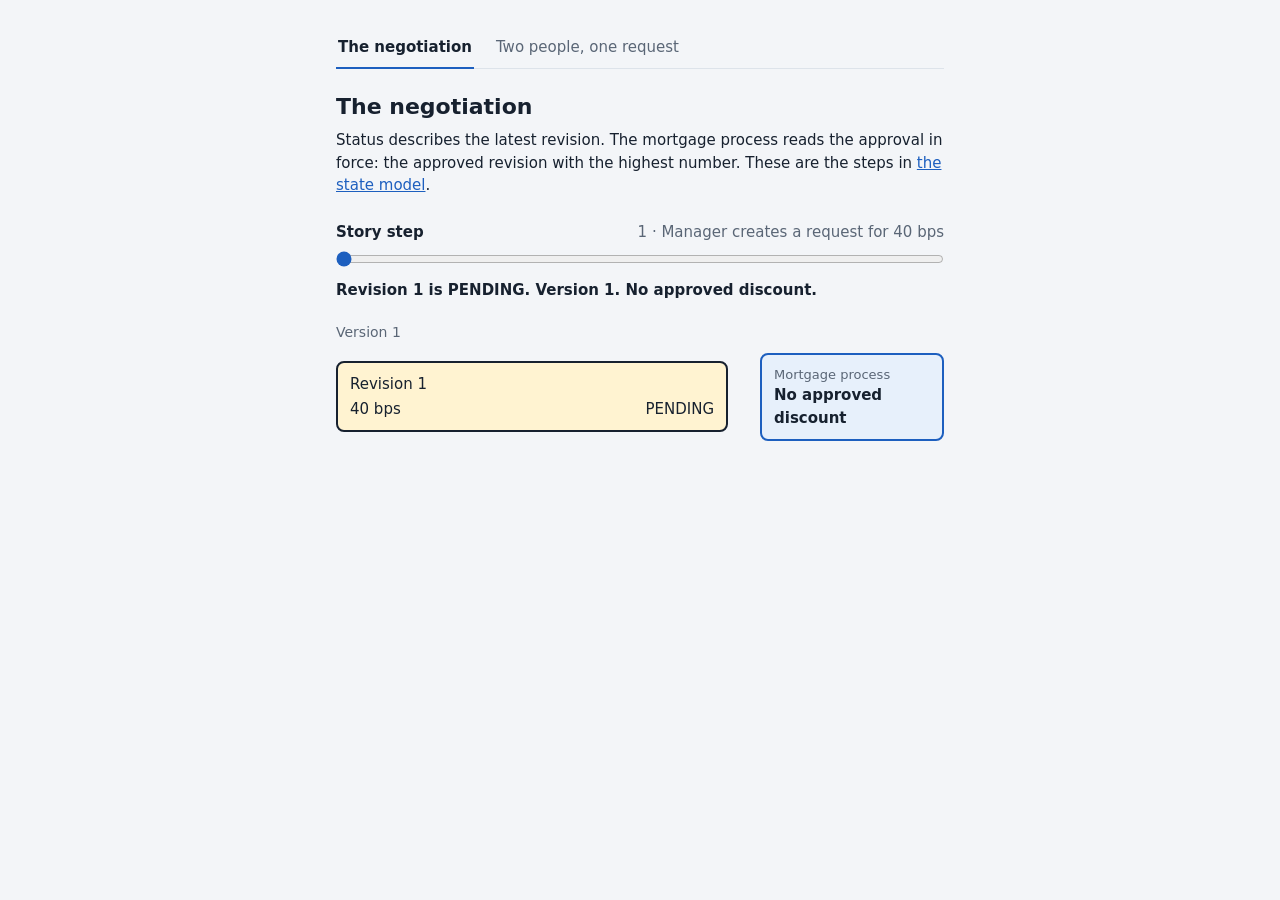
<file: docs/story.html>
<!doctype html>
<html lang="en">
<head>
  <meta charset="utf-8">
  <meta name="viewport" content="width=device-width, initial-scale=1">
  <title>The worked example</title>
  <style>
    :root {
      --bg: #f3f5f8;
      --surface: #ffffff;
      --text: #17212f;
      --muted: #5a6676;
      --border: #dde3ea;
      --pending-bg: #fff3d1;
      --declined-bg: #fde7e7;
      --approved-bg: #e1f4e6;
      --accent: #1d5fbf;
      --readout-bg: #e7f0fb;
    }

    * { box-sizing: border-box; }

    body {
      margin: 0;
      background: var(--bg);
      color: var(--text);
      font: 15px/1.5 system-ui, -apple-system, "Segoe UI", Roboto, sans-serif;
    }

    main {
      max-width: 40rem;
      margin: 0 auto;
      padding: 28px 16px 48px;
    }

    h1 {
      margin: 0 0 8px;
      font-size: 22px;
      font-weight: 600;
      line-height: 1.3;
    }

    a { color: var(--accent); }

    p { margin: 0; }

    .intro { margin-top: 8px; }

    .control { margin: 24px 0 12px; }

    .control-head {
      display: flex;
      flex-wrap: wrap;
      justify-content: space-between;
      gap: 4px 16px;
      align-items: baseline;
      margin-bottom: 8px;
    }

    label { font-weight: 600; }

    output { color: var(--muted); }

    input[type="range"] {
      display: block;
      width: 100%;
      margin: 0;
      accent-color: var(--accent);
    }

    :focus-visible {
      outline: 2px solid var(--accent);
      outline-offset: 2px;
    }

    .summary { margin: 12px 0 20px; font-weight: 600; }

    .board {
      display: grid;
      grid-template-columns: minmax(0, 1fr) 11.5rem;
      column-gap: 32px;
      row-gap: 10px;
      align-items: center;
    }

    .version {
      grid-column: 1 / -1;
      color: var(--muted);
      font-size: 14px;
    }

    .revision {
      grid-column: 1;
      border: 1px solid var(--border);
      border-radius: 8px;
      background: var(--surface);
      padding: 10px 12px;
    }

    .revision.is-pending { background: var(--pending-bg); }
    .revision.is-declined { background: var(--declined-bg); }
    .revision.is-approved { background: var(--approved-bg); }

    .revision.is-latest {
      border-color: var(--text);
      border-width: 2px;
    }

    .revision.is-in-force {
      border-color: var(--accent);
      border-width: 2px;
    }

    .line {
      display: flex;
      justify-content: space-between;
      gap: 12px;
    }

    .line + .line { margin-top: 2px; }

    .tag { color: var(--muted); font-size: 13px; }

    .readout {
      grid-column: 2;
      grid-row: var(--row);
      position: relative;
      border: 2px solid var(--accent);
      border-radius: 8px;
      background: var(--readout-bg);
      padding: 10px 12px;
    }

    .readout-label {
      color: var(--muted);
      font-size: 13px;
    }

    .readout-value { font-weight: 600; }

    .readout.is-linked::before {
      content: "";
      position: absolute;
      right: 100%;
      top: 50%;
      width: 22px;
      margin-top: -1px;
      border-top: 2px solid var(--accent);
    }

    .readout.is-linked::after {
      content: "";
      position: absolute;
      left: -7px;
      top: 50%;
      transform: translateY(-50%);
      border-width: 5px 0 5px 7px;
      border-style: solid;
      border-color: transparent transparent transparent var(--accent);
    }

    .tabs {
      display: flex;
      flex-wrap: wrap;
      gap: 4px 20px;
      margin-bottom: 24px;
      border-bottom: 1px solid var(--border);
    }

    .tabs button {
      margin: 0 0 -1px;
      border: 0;
      border-bottom: 2px solid transparent;
      background: none;
      padding: 8px 2px;
      color: var(--muted);
      font: inherit;
      cursor: pointer;
    }

    .tabs button[aria-selected="true"] {
      border-bottom-color: var(--accent);
      color: var(--text);
      font-weight: 600;
    }

    .screens {
      display: grid;
      grid-template-columns: repeat(3, minmax(0, 1fr));
      gap: 12px;
      align-items: start;
    }

    .screen-label {
      margin-bottom: 6px;
      color: var(--muted);
      font-size: 13px;
    }

    .screen {
      border: 2px solid var(--border);
      border-radius: 8px;
      background: var(--surface);
      padding: 10px 12px;
    }

    .screen.is-pending { background: var(--pending-bg); }
    .screen.is-approved { background: var(--approved-bg); }

    .screen.is-stale {
      border-style: dashed;
      border-color: var(--muted);
    }

    .fresh {
      color: var(--muted);
      font-size: 13px;
    }

    .screen.is-stale .fresh {
      color: var(--text);
      font-weight: 600;
    }

    .message {
      margin-top: 8px;
      border-top: 1px solid var(--muted);
      padding-top: 8px;
      font-size: 14px;
    }

    @media (max-width: 640px) {
      .screens { grid-template-columns: 1fr; }
      .board { grid-template-columns: 1fr; }
      .readout { grid-column: 1; grid-row: auto; }
      .readout.is-linked::before,
      .readout.is-linked::after { content: none; }
    }
  </style>
</head>
<body>
  <main>
    <div class="tabs" role="tablist" aria-label="Stories">
      <button type="button" role="tab" id="tab-negotiation" aria-controls="panel-negotiation" aria-selected="true">The negotiation</button>
      <button type="button" role="tab" id="tab-screens" aria-controls="panel-screens" aria-selected="false" tabindex="-1">Two people, one request</button>
    </div>
    <section id="panel-negotiation" role="tabpanel" aria-labelledby="tab-negotiation">
    <h1>The negotiation</h1>
    <p class="intro">Status describes the latest revision. The mortgage process reads the approval in force: the approved revision with the highest number. These are the steps in <a href="state-model.md">the state model</a>.</p>
    <div class="control">
      <div class="control-head">
        <label for="step">Story step</label>
        <output id="step-out" for="step">1 · Manager creates a request for 40 bps</output>
      </div>
      <input id="step" type="range" min="1" max="9" step="1" value="1">
    </div>
    <p id="summary" class="summary" aria-live="polite">Revision 1 is PENDING. Version 1. No approved discount.</p>
    <div id="board" class="board" role="group" aria-label="Revisions and the discount the mortgage process reads"></div>
    </section>
    <section id="panel-screens" role="tabpanel" aria-labelledby="tab-screens" hidden>
    <h1>Two people, one request</h1>
    <p class="intro">A screen is out of date when its version is lower than the service's, and a decision sent from it is refused.</p>
    <div class="control">
      <div class="control-head">
        <label for="screen-step">Moment</label>
        <output id="screen-step-out" for="screen-step">1 · Reviewer opens the request</output>
      </div>
      <input id="screen-step" type="range" min="1" max="5" step="1" value="1">
    </div>
    <p id="screen-summary" class="summary" aria-live="polite">Both screens show what the service holds: revision 2, 20 bps, version 3.</p>
    <div id="screens" class="screens" role="group" aria-label="The manager's screen, the service and the reviewer's screen"></div>
    </section>
  </main>
  <script>
    const STEPS = [
      {
        action: "Manager creates a request for 40 bps",
        summary: "Revision 1 is PENDING. Version 1. No approved discount.",
        version: 1,
        revisions: [{ number: 1, bps: 40, outcome: "PENDING" }],
        inForce: null,
      },
      {
        action: "Reviewer declines",
        summary: "Revision 1 is DECLINED. Version 2. No approved discount.",
        version: 2,
        revisions: [{ number: 1, bps: 40, outcome: "DECLINED" }],
        inForce: null,
      },
      {
        action: "Manager revises to 20 bps",
        summary: "Revision 2 is PENDING. Version 3. No approved discount.",
        version: 3,
        revisions: [
          { number: 1, bps: 40, outcome: "DECLINED" },
          { number: 2, bps: 20, outcome: "PENDING" },
        ],
        inForce: null,
      },
      {
        action: "Manager revises to 25 bps",
        summary:
          "Revision 3 is PENDING. Version 4. Revision 2 has no decision. No approved discount. Approving the 20 bps with version 3 is refused with STALE_VERSION.",
        version: 4,
        revisions: [
          { number: 1, bps: 40, outcome: "DECLINED" },
          { number: 2, bps: 20, outcome: null },
          { number: 3, bps: 25, outcome: "PENDING" },
        ],
        inForce: null,
      },
      {
        action: "Reviewer approves",
        summary: "Revision 3 is APPROVED. Version 5. The mortgage process reads 25 bps from revision 3.",
        version: 5,
        revisions: [
          { number: 1, bps: 40, outcome: "DECLINED" },
          { number: 2, bps: 20, outcome: null },
          { number: 3, bps: 25, outcome: "APPROVED" },
        ],
        inForce: { revision: 3, bps: 25 },
      },
      {
        action: "Manager revises to 35 bps",
        summary:
          "Revision 4 is PENDING. Version 6. The mortgage process still reads 25 bps from revision 3.",
        version: 6,
        revisions: [
          { number: 1, bps: 40, outcome: "DECLINED" },
          { number: 2, bps: 20, outcome: null },
          { number: 3, bps: 25, outcome: "APPROVED" },
          { number: 4, bps: 35, outcome: "PENDING" },
        ],
        inForce: { revision: 3, bps: 25 },
      },
      {
        action: "Reviewer declines",
        summary:
          "Revision 4 is DECLINED. Version 7. The mortgage process still reads 25 bps from revision 3.",
        version: 7,
        revisions: [
          { number: 1, bps: 40, outcome: "DECLINED" },
          { number: 2, bps: 20, outcome: null },
          { number: 3, bps: 25, outcome: "APPROVED" },
          { number: 4, bps: 35, outcome: "DECLINED" },
        ],
        inForce: { revision: 3, bps: 25 },
      },
      {
        action: "Manager revises to 30 bps",
        summary:
          "Revision 5 is PENDING. Version 8. The mortgage process still reads 25 bps from revision 3.",
        version: 8,
        revisions: [
          { number: 1, bps: 40, outcome: "DECLINED" },
          { number: 2, bps: 20, outcome: null },
          { number: 3, bps: 25, outcome: "APPROVED" },
          { number: 4, bps: 35, outcome: "DECLINED" },
          { number: 5, bps: 30, outcome: "PENDING" },
        ],
        inForce: { revision: 3, bps: 25 },
      },
      {
        action: "Reviewer approves",
        summary: "Revision 5 is APPROVED. Version 9. The mortgage process reads 30 bps from revision 5.",
        version: 9,
        revisions: [
          { number: 1, bps: 40, outcome: "DECLINED" },
          { number: 2, bps: 20, outcome: null },
          { number: 3, bps: 25, outcome: "APPROVED" },
          { number: 4, bps: 35, outcome: "DECLINED" },
          { number: 5, bps: 30, outcome: "APPROVED" },
        ],
        inForce: { revision: 5, bps: 30 },
      },
    ];

    // What each screen last read, next to what the service holds.
    const OLD = { revision: 2, bps: 20, status: "PENDING", version: 3 };
    const REVISED = { revision: 3, bps: 25, status: "PENDING", version: 4 };
    const APPROVED = { revision: 3, bps: 25, status: "APPROVED", version: 5 };
    const SCREEN_STEPS = [
      {
        action: "Reviewer opens the request",
        summary: "Both screens show what the service holds: revision 2, 20 bps, version 3.",
        manager: OLD,
        service: OLD,
        reviewer: OLD,
      },
      {
        action: "Manager revises to 25 bps",
        summary:
          "The service is at version 4. The reviewer's screen still shows 20 bps at version 3.",
        manager: REVISED,
        service: REVISED,
        reviewer: OLD,
      },
      {
        action: "Reviewer tries to approve the 20 bps",
        summary:
          "The decision carries version 3. The service is at version 4, refuses it with STALE_VERSION and changes nothing.",
        manager: REVISED,
        service: REVISED,
        reviewer: OLD,
        // The UI's own text for a stale version, from app/static/views.js.
        message: "This request changed while you were looking at it. Reload and review it again.",
        refusal: "Refused with 409 STALE_VERSION. Nothing changed.",
      },
      {
        action: "Reviewer reloads",
        summary: "The reviewer now sees revision 3, 25 bps, version 4.",
        manager: REVISED,
        service: REVISED,
        reviewer: REVISED,
      },
      {
        action: "Reviewer approves the 25 bps",
        summary:
          "The decision carries version 4 and is accepted. The manager's screen is now out of date.",
        manager: REVISED,
        service: APPROVED,
        reviewer: APPROVED,
      },
    ];

    const board = document.getElementById("board");
    const screens = document.getElementById("screens");

    function el(tag, attrs, ...children) {
      const node = document.createElement(tag);
      for (const [name, value] of Object.entries(attrs)) node.setAttribute(name, value);
      node.append(...children);
      return node;
    }

    function text(tag, className, value) {
      const node = el(tag, className ? { class: className } : {});
      node.textContent = value;
      return node;
    }

    function line(left, right, rightClass) {
      const row = el("p", { class: "line" });
      row.append(text("span", "", left));
      if (right) row.append(text("span", rightClass || "", right));
      return row;
    }

    function drawBoard(story) {
      board.replaceChildren(text("p", "version", `Version ${story.version}`));

      const newestFirst = story.revisions.slice().reverse();
      let forceRow = 2;
      newestFirst.forEach((revision, index) => {
        const inForce = story.inForce && revision.number === story.inForce.revision;
        const classes = ["revision"];
        if (revision.outcome) classes.push(`is-${revision.outcome.toLowerCase()}`);
        if (index === 0) classes.push("is-latest");
        if (inForce) {
          classes.push("is-in-force");
          forceRow = index + 2;
        }
        const card = el("article", { class: classes.join(" ") });
        const right = index === 0 && newestFirst.length > 1 ? "Latest" : "";
        card.append(line(`Revision ${revision.number}`, right, "tag"));
        card.append(line(`${revision.bps} bps`, revision.outcome || "No decision"));
        board.append(card);
      });

      const readout = el("aside", {
        class: story.inForce ? "readout is-linked" : "readout",
        style: `--row: ${forceRow}`,
      });
      readout.append(text("p", "readout-label", "Mortgage process"));
      if (story.inForce) {
        readout.append(text("p", "readout-value", `${story.inForce.bps} bps`));
        readout.append(text("p", "", `Revision ${story.inForce.revision}`));
      } else {
        readout.append(text("p", "readout-value", "No approved discount"));
      }
      board.append(readout);
    }

    const FRESHNESS = { current: "Current state", fresh: "Up to date", stale: "Out of date" };

    function column(label, seen, freshness, message) {
      const classes = ["screen", `is-${seen.status.toLowerCase()}`, `is-${freshness}`];
      const card = el("article", { class: classes.join(" ") });
      card.append(text("p", "fresh", FRESHNESS[freshness]));
      card.append(line(`Revision ${seen.revision}`));
      card.append(line(`${seen.bps} bps`, seen.status));
      card.append(line(`Version ${seen.version}`));
      if (message) card.append(text("p", "message", message));
      const node = el("div", {});
      node.append(text("p", "screen-label", label), card);
      return node;
    }

    function drawScreens(story) {
      const freshnessOf = (seen) => (seen.version < story.service.version ? "stale" : "fresh");
      screens.replaceChildren(
        column("Manager's screen", story.manager, freshnessOf(story.manager)),
        column("Service", story.service, "current", story.refusal),
        column("Reviewer's screen", story.reviewer, freshnessOf(story.reviewer), story.message),
      );
    }

    // A slider that walks a list of steps.
    function walk(ids, steps, draw) {
      const [input, out, summary] = ids.map((id) => document.getElementById(id));
      function render() {
        const story = steps[Number(input.value) - 1];
        out.textContent = `${input.value} · ${story.action}`;
        summary.textContent = story.summary;
        draw(story);
      }
      input.addEventListener("input", render);
      render();
    }

    walk(["step", "step-out", "summary"], STEPS, drawBoard);
    walk(["screen-step", "screen-step-out", "screen-summary"], SCREEN_STEPS, drawScreens);

    const tabs = Array.from(document.querySelectorAll('[role="tab"]'));

    function select(tab) {
      for (const other of tabs) {
        const selected = other === tab;
        other.setAttribute("aria-selected", String(selected));
        other.tabIndex = selected ? 0 : -1;
        document.getElementById(other.getAttribute("aria-controls")).hidden = !selected;
      }
    }

    tabs.forEach((tab, index) => {
      tab.addEventListener("click", () => select(tab));
      tab.addEventListener("keydown", (event) => {
        let next = index;
        if (event.key === "ArrowRight") next = index + 1;
        if (event.key === "ArrowLeft") next = index - 1;
        if (next === index) return;
        event.preventDefault();
        const target = tabs[(next + tabs.length) % tabs.length];
        select(target);
        target.focus();
      });
    });
  </script>
</body>
</html>
</file>
